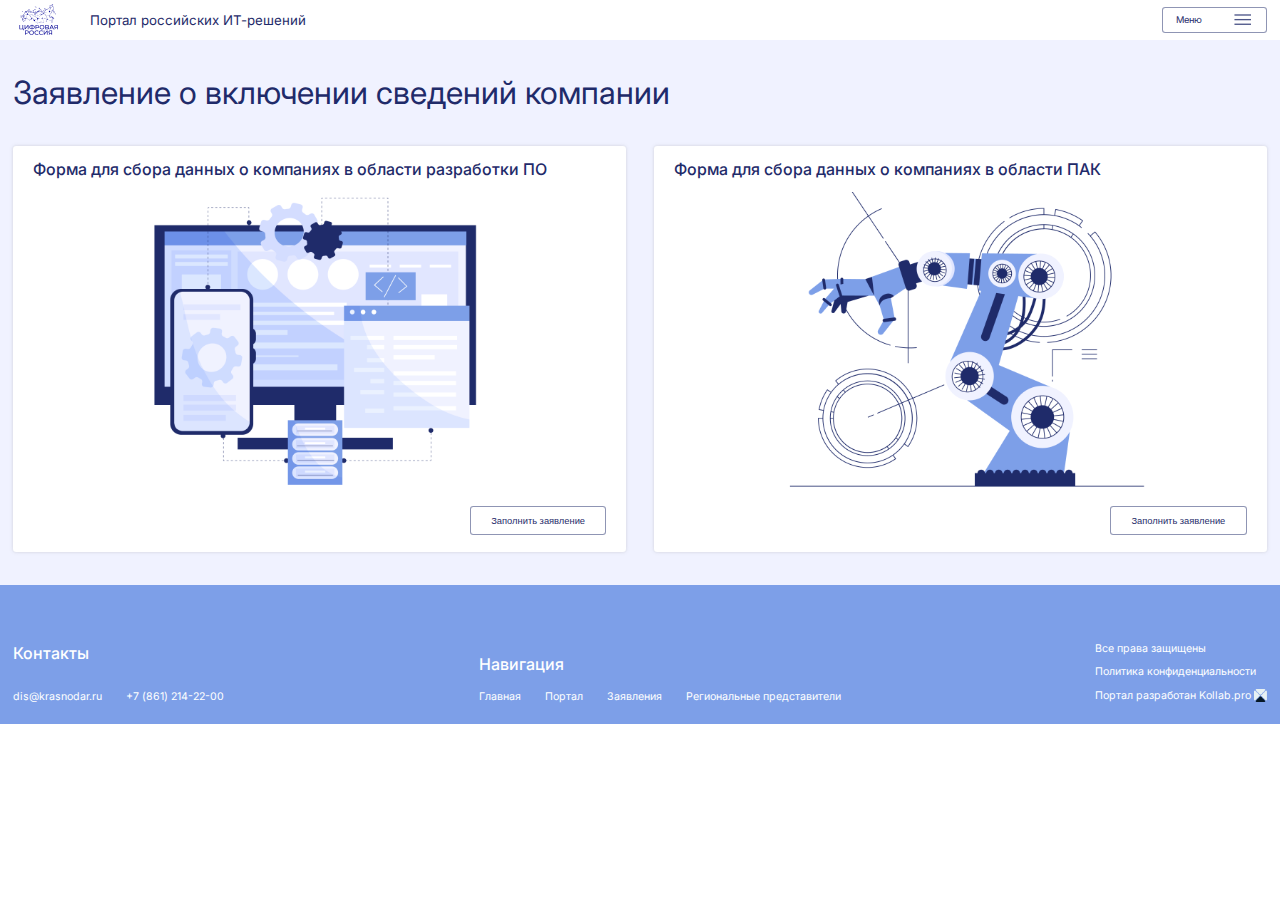
<file: app/templates/addapplications.html>
<!DOCTYPE html>
<html lang="en">

<head>
    <link rel="icon" type="image/svg+xml" href="../static/images/logoDR.svg">
    <meta charset="UTF-8">
    <meta name="viewport" content="width=device-width, initial-scale=1.0">
    <meta name="referrer" content="no-referrer" />
    <!--Этот элемент определяет параметры отображения на мобильных устройствах width=device-width указывает, что ширина страницы должна соответствовать ширине устройства, а initial-scale=1.0 задает начальный масштаб отображения-->
    <link rel="preconnect" href="https://fonts.googleapis.com">
    <link rel="preconnect" href="https://fonts.gstatic.com" crossorigin>
    <link href="https://fonts.googleapis.com/css2?family=Inter&display=swap" rel="stylesheet">
    <title>Заявление о включении сведений компании</title>
    <link rel="stylesheet" href="../static/css/style2.css"> <!--ИЗМЕНЕНО-->
    <script type="text/javascript" src="../static/js/script.js"></script> <!--ИЗМЕНЕНО-->
    
    <!-- Yandex.Metrika counter -->
<script type="text/javascript" >
   (function(m,e,t,r,i,k,a){m[i]=m[i]function(){(m[i].a=m[i].a[]).push(arguments)};
   m[i].l=1*new Date();
   for (var j = 0; j < document.scripts.length; j++) {if (document.scripts[j].src === r) { return; }}
   k=e.createElement(t),a=e.getElementsByTagName(t)[0],k.async=1,k.src=r,a.parentNode.insertBefore(k,a)})
   (window, document, "script", "https://mc.yandex.ru/metrika/tag.js", "ym");

   ym(99199811, "init", {
        clickmap:true,
        trackLinks:true,
        accurateTrackBounce:true,
        webvisor:true
   });
</script>
<noscript><div><img src="https://mc.yandex.ru/watch/99199811" style="position:absolute; left:-9999px;" alt="" /></div></noscript>
<!-- /Yandex.Metrika counter -->
</head>

<body style="margin:0;">

    <div class="header-line-main"> <!--Шапка с менюшкой -->
        <div class="name" style="display: flex; align-items: center;">
            <img onclick="window.location.href='/'" src="../static/images/logoDR.svg" style="width: 4vw; margin-right: 2vw; cursor: pointer;">
            <p style="font-size: 1.04vw; cursor: default;" onclick="window.location.href='/'">Портал российских ИТ-решений</p>
        </div>

        <!-- <p style="cursor: default; color:red; position: absolute; right: 11vw; font-size: 0.73vw;">Внимание! Портал находится в тестовом режиме.</p> -->

        <button id="myButton-burger-menu" onclick="myFunctionForMyButtonMenu(event)"
            style=" display: flex; margin-left: 22vw; align-items: center; margin-right: 0vw; cursor: pointer;">
            Меню
            <svg style="margin-left: 2.4vw;" xmlns="http://www.w3.org/2000/svg" width="1.52vw" height="0.88vw"
                viewBox="0 0 25 17" fill="none">
                <rect y="0.5" width="25" height="2" fill="#1F2B6A" fill-opacity="0.8" />
                <rect y="7.5" width="25" height="2" fill="#1F2B6A" fill-opacity="0.8" />
                <rect y="14.5" width="25" height="2" fill="#1F2B6A" fill-opacity="0.8" />
            </svg>
        </button>
    </div>

    <div id="burger-menu" class="burger-menu" style="display: none;">
        <p style="font-size: 0.83vw; cursor: default;">Петров А.В</p> <!--Динамические данные-->
        <a href="/" class="menu-burger-item">Главная</a>
        <a href="/map" class="menu-burger-item">Портал</a>
        <a href="/#news" class="menu-burger-item">Новости</a>
        <a href="/application" class="menu-burger-item" style="color: rgba(31, 43, 106, 0.5);">Заявления</a>
        <a href="/region-contacts" class="menu-burger-item">Региональные представители</a>
        <form method="post" action="/logout">
            <button type="submit" class="menu-burger-item" style="color: red; background: none; border: none; padding: 0; cursor: pointer;">
                Выйти
            </button>
        </form>
    </div>

    <div class="str-app"> <!--Целиком страница-->
        <h1 style="font-size: 2.5vw; font-weight: 400; margin: 0vw; cursor: default;">Заявление о включении сведений компании</h1>
        <div class="app-countainer" style="display: flex; justify-content: space-between;">
            <div class="app-cards" style="width: 47.9vw; cursor: default;">
                <h2 style="font-weight: 500;">Форма для сбора данных о компаниях в области разработки ПО</h2>
                <img src="../static/images/PO.png">
                <form action="/application/new/applicaton-software">
                    <button class="white-button" style="cursor: pointer;">Заполнить заявление</button>
                </form>
            </div>
            <div class="app-cards" style="width: 47.9vw;">
                <h2 style="font-weight: 500;">Форма для сбора данных о компаниях в области ПАК</h2>
                <img src="../static/images/PAK.png">
                <form action="/application/new/applicaton-hardware">
                    <button class="white-button" style="cursor: pointer;">Заполнить заявление</button>
                </form>
            </div>
        </div>
    </div>
    <div class="footer" style="display: flex; justify-content: space-between; align-items: center;">
        <div>
            <h3 style="cursor: default;">Контакты</h3>
            <div style="display: flex; cursor: default;">
                <p>dis@krasnodar.ru</p>
                <p style="margin-left: 1.875vw;">+7 (861) 214-22-00</p>
                <!-- <p style="margin-left: 1.875vw;">+7 999 999-99-99</p> -->
            </div>
        </div>
        <div>
            <h3 style="cursor: default;">Навигация</h3>
            <div class="mini-menu" style="display: flex;">
                <a href="/">Главная</a>
                <a href="/map" style="margin-left: 1.875vw;">Портал</a>
                <a href="/application" style="margin-left: 1.875vw;">Заявления</a>
                <a href="/region-contacts" style="margin-left: 1.875vw;" id="regpredstaviteli">Региональные представители</a>
            </div>
        </div>
        <div>
            <p style="margin-top: 2.66vw; cursor: default;">Все права защищены</p>
            <p><a href="/privacy-policy">Политика конфиденциальности</a></p>
            <a href="https://kollab.pro/" target="_blank" style="display: flex; align-items: center; text-decoration: none; cursor: pointer;">
                <p style="margin: 0vw; margin-right: 0.26vw; color: inherit;">Портал разработан Kollab.pro</p>
                <img src="../static/images/kollab.png" alt="Логотип">
            </a>
        </div>
    </div>
</body>
</file>
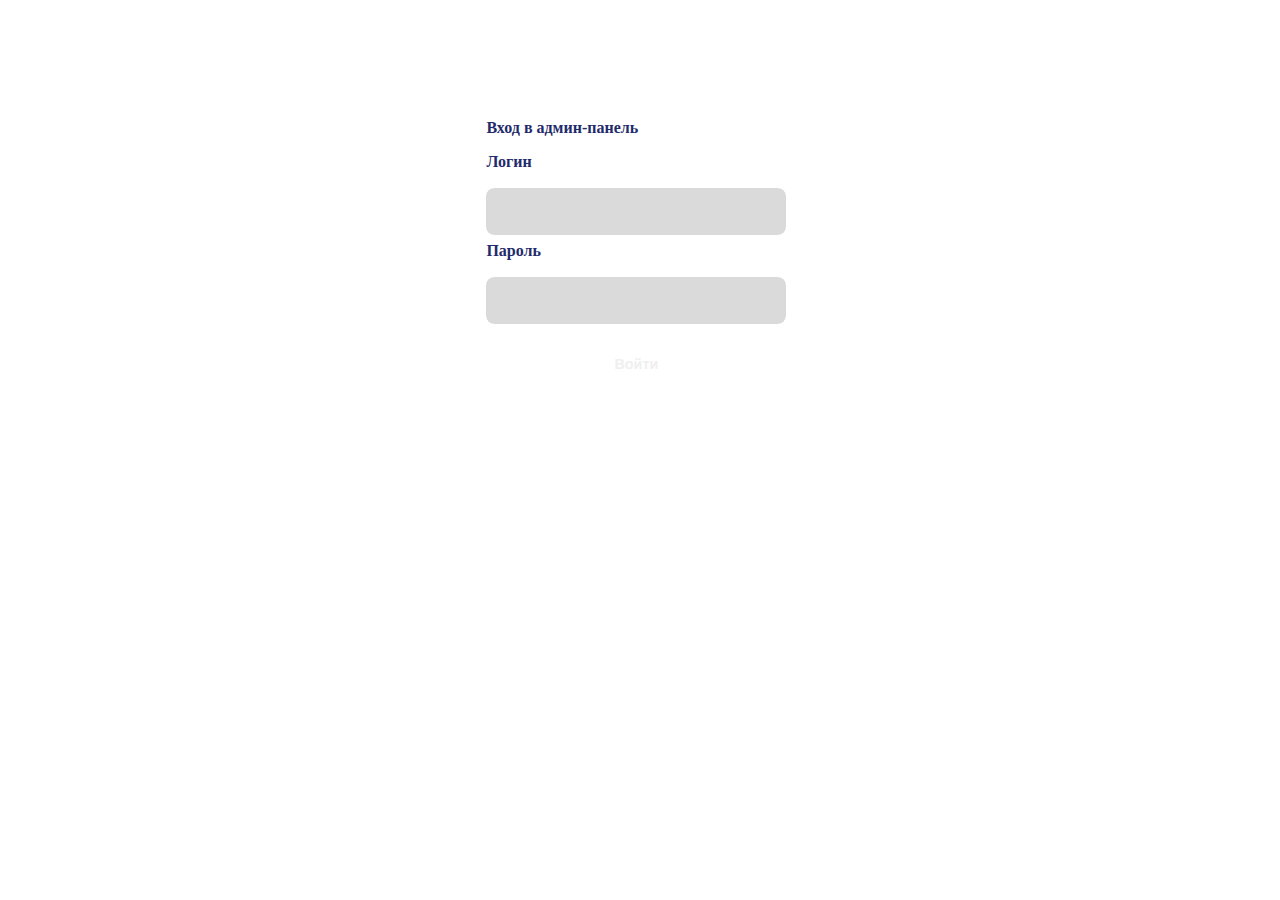
<file: app/templates/admin.html>
<!DOCTYPE html>
<html lang="en">

<head>
    <link rel="icon" type="image/svg+xml" href="../static/images/logoDR.svg">
    <meta charset="UTF-8">
    <meta name="viewport" content="width=device-width, initial-scale=1.0">
    <meta name="referrer" content="no-referrer" />
    <!--Этот элемент определяет параметры отображения на мобильных устройствах width=device-width указывает, что ширина страницы должна соответствовать ширине устройства, а initial-scale=1.0 задает начальный масштаб отображения-->
    <link rel="preconnect" href="https://fonts.googleapis.com">
    <link rel="preconnect" href="https://fonts.gstatic.com" crossorigin>
    <link href="https://fonts.googleapis.com/css2?family=Inter&display=swap" rel="stylesheet">
    <title>Авторизация</title>
    <link rel="stylesheet" href="../static/css/style2.css"> <!--ИЗМЕНЕНО-->
    <script type="text/javascript" src="../static/js/script-admin.js"></script> <!--ИЗМЕНЕНО-->

</head>

<body style="margin:0;">
    <form class="form" id="loginForm">
        <span class="label">Вход в админ-панель</span>
        <span class="input-span">
            <label for="email" class="label">Логин</label>
            <input type="email" name="email" id="email" required />
        </span>
        <span class="input-span">
            <label for="password" class="label">Пароль</label>
            <input type="password" name="password" id="password" required />
        </span>

        <input class="submit" type="submit" value="Войти" />
    </form>
</body>
</file>
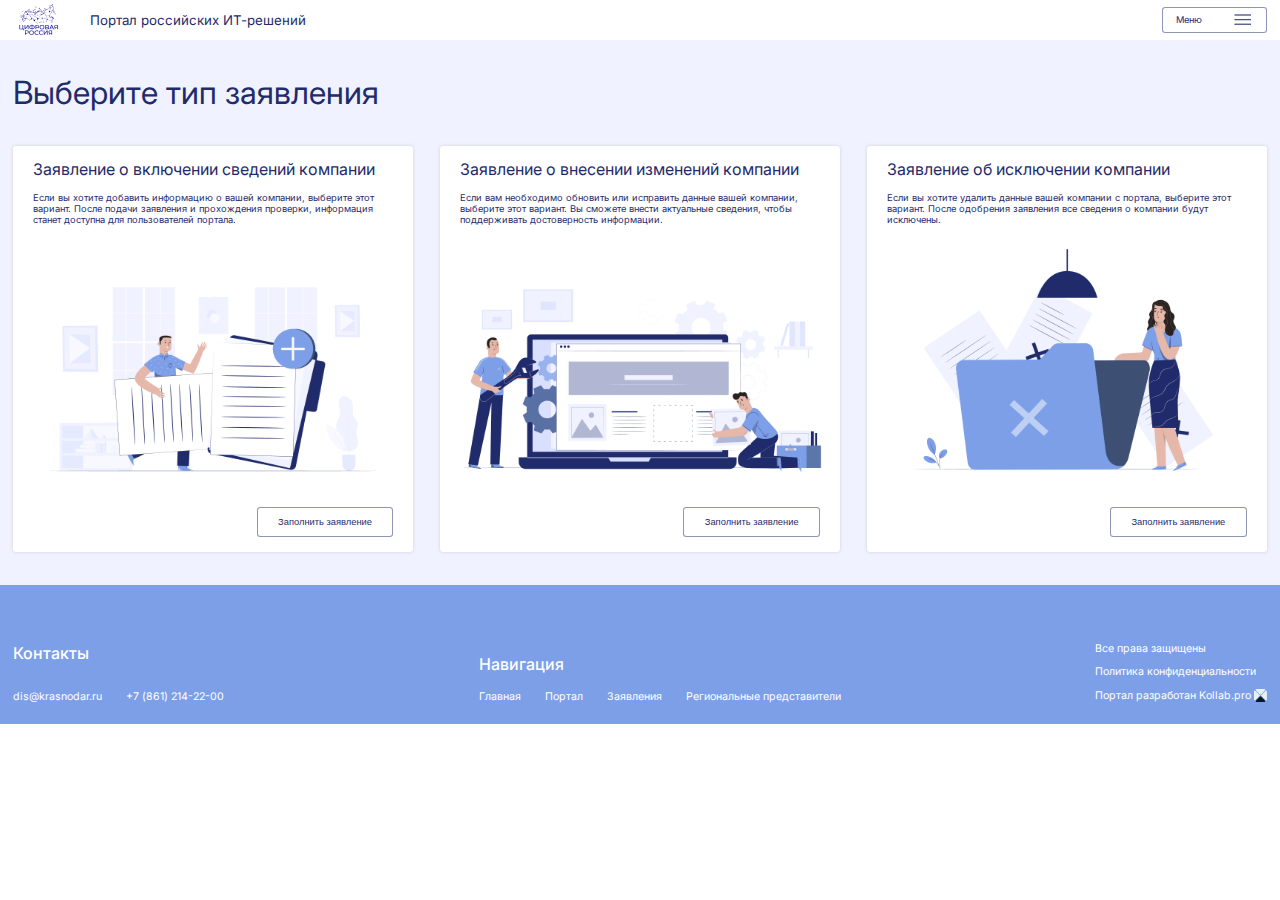
<file: app/templates/applications.html>
<!DOCTYPE html>
<html lang="en">

<head>
    <link rel="icon" type="image/svg+xml" href="../static/images/logoDR.svg">
    <meta charset="UTF-8">
    <meta name="viewport" content="width=device-width, initial-scale=1.0">
    <meta name="referrer" content="no-referrer" />
    <!--Этот элемент определяет параметры отображения на мобильных устройствах width=device-width указывает, что ширина страницы должна соответствовать ширине устройства, а initial-scale=1.0 задает начальный масштаб отображения-->
    <link rel="preconnect" href="https://fonts.googleapis.com">
    <link rel="preconnect" href="https://fonts.gstatic.com" crossorigin>
    <link href="https://fonts.googleapis.com/css2?family=Inter&display=swap" rel="stylesheet">
    <title>Формы заявлений для компаний</title>
    <link rel="stylesheet" href="../static/css/style2.css"> <!--ИЗМЕНЕНО-->
    <script type="text/javascript" src="../static/js/script.js"></script> <!--ИЗМЕНЕНО-->

    <!-- Yandex.Metrika counter -->
    <script type="text/javascript">
        (function (m, e, t, r, i, k, a) {
            m[i] = m[i]function() { (m[i].a = m[i].a[]).push(arguments) };
            m[i].l = 1 * new Date();
            for (var j = 0; j < document.scripts.length; j++) { if (document.scripts[j].src === r) { return; } }
            k = e.createElement(t), a = e.getElementsByTagName(t)[0], k.async = 1, k.src = r, a.parentNode.insertBefore(k, a)
        })
            (window, document, "script", "https://mc.yandex.ru/metrika/tag.js", "ym");

        ym(99199811, "init", {
            clickmap: true,
            trackLinks: true,
            accurateTrackBounce: true,
            webvisor: true
        });
    </script>
    <noscript>
        <div><img src="https://mc.yandex.ru/watch/99199811" style="position:absolute; left:-9999px;" alt="" /></div>
    </noscript>
    <!-- /Yandex.Metrika counter -->
</head>



<body style="margin:0;">

    <div class="header-line-main"> <!--Шапка с менюшкой -->
        <div class="name" style="display: flex; align-items: center;">
            <img onclick="window.location.href='/'" src="../static/images/logoDR.svg" style="width: 4vw; margin-right: 2vw; cursor: pointer;">
            <p style="font-size: 1.04vw; cursor: default;" onclick="window.location.href='/'">Портал российских ИТ-решений</p>
        </div>

        <!--<p style=" cursor: default; color:red; position: absolute; right: 11vw; font-size: 0.73vw;">Внимание! Портал
            находится в тестовом режиме.</p>-->

        <button id="myButton-burger-menu" onclick="myFunctionForMyButtonMenu(event)"
            style=" display: flex; margin-left: 22vw; align-items: center; margin-right: 0vw; cursor: pointer;">
            Меню
            <svg style="margin-left: 2.4vw;" xmlns="http://www.w3.org/2000/svg" width="1.52vw" height="0.88vw"
                viewBox="0 0 25 17" fill="none">
                <rect y="0.5" width="25" height="2" fill="#1F2B6A" fill-opacity="0.8" />
                <rect y="7.5" width="25" height="2" fill="#1F2B6A" fill-opacity="0.8" />
                <rect y="14.5" width="25" height="2" fill="#1F2B6A" fill-opacity="0.8" />
            </svg>
        </button>
    </div>

    <div id="burger-menu" class="burger-menu" style="display: none;">
        <p style="font-size: 0.83vw; cursor: default;">Петров А.В</p> <!--Динамические данные-->
        <a href="/" class="menu-burger-item">Главная</a>
        <a href="/map" class="menu-burger-item">Портал</a>
        <a href="/#news" class="menu-burger-item">Новости</a>
        <a href="" class="menu-burger-item" style="color: rgba(31, 43, 106, 0.5);">Заявления</a>
        <a href="/region-contacts" class="menu-burger-item">Региональные представители</a>
        <form method="post" action="/logout">
            <button type="submit" class="menu-burger-item" style="color: red; background: none; border: none; padding: 0; cursor: pointer;">
                Выйти
            </button>
        </form>
    </div>

    <div class="str-app"> <!--Целиком страница-->
        <h1 style="font-size: 2.5vw; font-weight: 400; margin: 0vw; cursor: default;">Выберите тип заявления</h1>
        <div class="app-countainer" style="display: flex; justify-content: space-between; cursor: default;">
            <div class="app-cards">
                <h2>Заявление о включении сведений компании</h2>
                <p>Если вы хотите добавить информацию о вашей компании, выберите этот вариант. После подачи заявления
                    и прохождения проверки, информация станет доступна для пользователей портала.</p>
                <img src="../static/images/image1app.png">
                <button class="white-button" style="cursor: pointer;"
                    onclick="window.location.href='/application/new'">Заполнить заявление</button>
            </div>
            <div class="app-cards">
                <h2>Заявление о внесении изменений компании</h2>
                <p>Если вам необходимо обновить или исправить данные вашей компании, выберите этот вариант. Вы сможете
                    внести актуальные сведения, чтобы поддерживать достоверность информации.</p>
                <img src="../static/images/image2app.png">
                <button class="white-button" style="cursor: pointer;"
                    onclick="window.location.href='/application/update'">Заполнить заявление</button>
            </div>
            <div class="app-cards">
                <h2>Заявление об исключении компании</h2>
                <p>Если вы хотите удалить данные вашей компании с портала, выберите этот вариант. После одобрения
                    заявления все сведения о компании будут исключены.</p>
                <img src="../static/images/image3app.png">
                <button class="white-button" style="cursor: pointer;"
                    onclick="window.location.href='/application/delete'">Заполнить заявление</button>
            </div>
        </div>
    </div>
    <div class="footer" style="display: flex; justify-content: space-between; align-items: center;">
        <div>
            <h3 style="cursor: default;">Контакты</h3>
            <div style="display: flex; cursor: default;">
                <p>dis@krasnodar.ru</p>
                <p style="margin-left: 1.875vw;">+7 (861) 214-22-00</p>
                <!-- <p style="margin-left: 1.875vw;">+7 999 999-99-99</p> -->
            </div>
        </div>
        <div>
            <h3 style="cursor: default;">Навигация</h3>
            <div class="mini-menu" style="display: flex;">
                <a href="/">Главная</a>
                <a href="/map" style="margin-left: 1.875vw;">Портал</a>
                <a href="" style="margin-left: 1.875vw;">Заявления</a>
                <a href="/region-contacts" style="margin-left: 1.875vw;" id="regpredstaviteli">Региональные
                    представители</a>
            </div>
        </div>
        <div>
            <p style="margin-top: 2.66vw; cursor: default;">Все права защищены</p>
            <p><a href="/privacy-policy">Политика конфиденциальности</a></p>
            <a href="https://kollab.pro/" target="_blank" style="display: flex; align-items: center; text-decoration: none; cursor: pointer;">
                <p style="margin: 0vw; margin-right: 0.26vw; color: inherit;">Портал разработан Kollab.pro</p>
                <img src="../static/images/kollab.png" alt="Логотип">
            </a>
        </div>
    </div>
</body>
</file>
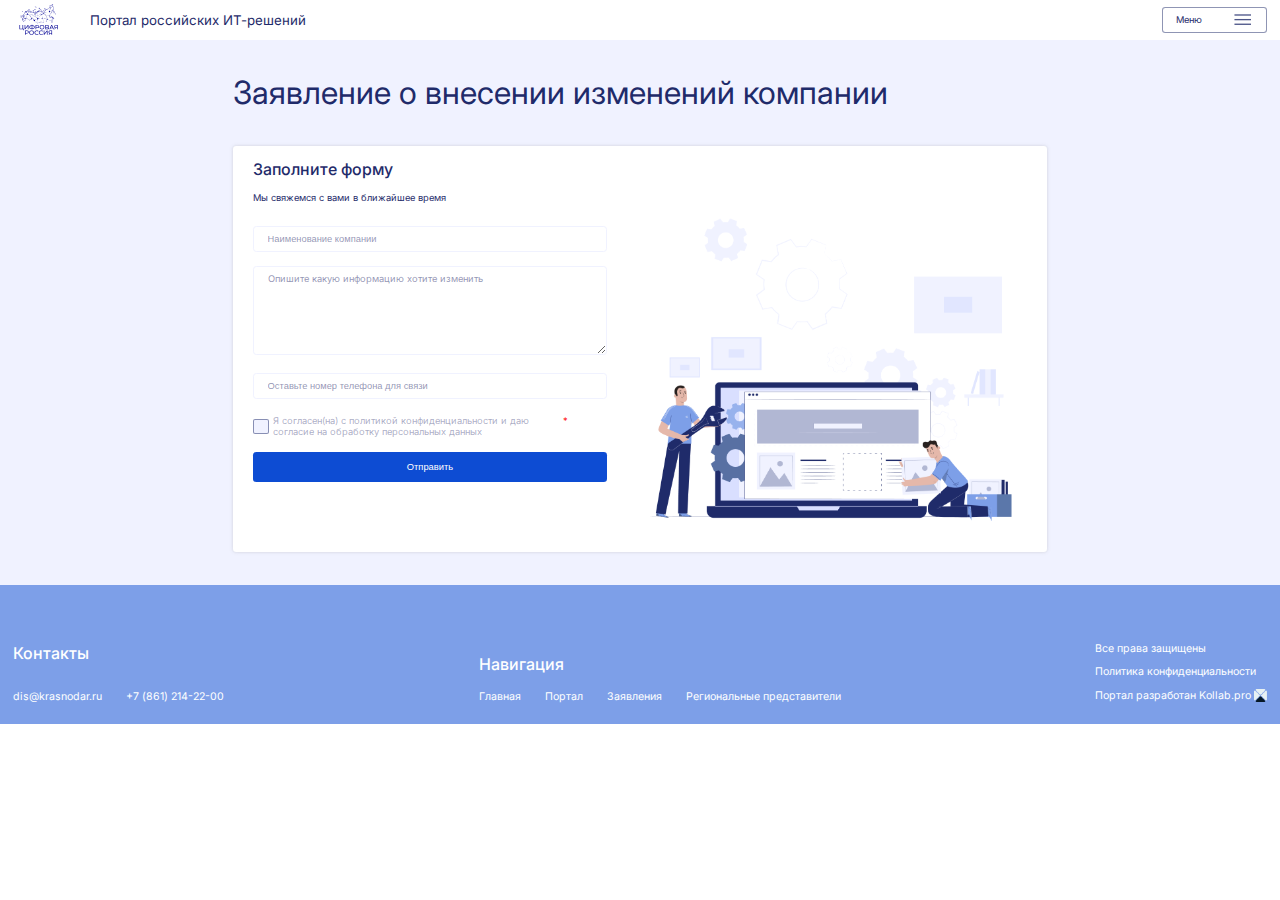
<file: app/templates/changes.html>
<!DOCTYPE html>
<html lang="en">

<head>
    <link rel="icon" type="image/svg+xml" href="../static/images/logoDR.svg">
    <meta charset="UTF-8">
    <meta name="viewport" content="width=device-width, initial-scale=1.0">
    <meta name="referrer" content="no-referrer" />
    <!--Этот элемент определяет параметры отображения на мобильных устройствах width=device-width указывает, что ширина страницы должна соответствовать ширине устройства, а initial-scale=1.0 задает начальный масштаб отображения-->
    <link rel="preconnect" href="https://fonts.googleapis.com">
    <link rel="preconnect" href="https://fonts.gstatic.com" crossorigin>
    <link href="https://fonts.googleapis.com/css2?family=Inter&display=swap" rel="stylesheet">
    <title>Заявление о внесении изменений компании</title>
    <link rel="stylesheet" href="../static/css/style2.css"> <!--ИЗМЕНЕНО-->
    <script type="text/javascript" src="../static/js/script.js"></script> <!--ИЗМЕНЕНО-->
    
    <!-- Yandex.Metrika counter -->
<script type="text/javascript" >
   (function(m,e,t,r,i,k,a){m[i]=m[i]function(){(m[i].a=m[i].a[]).push(arguments)};
   m[i].l=1*new Date();
   for (var j = 0; j < document.scripts.length; j++) {if (document.scripts[j].src === r) { return; }}
   k=e.createElement(t),a=e.getElementsByTagName(t)[0],k.async=1,k.src=r,a.parentNode.insertBefore(k,a)})
   (window, document, "script", "https://mc.yandex.ru/metrika/tag.js", "ym");

   ym(99199811, "init", {
        clickmap:true,
        trackLinks:true,
        accurateTrackBounce:true,
        webvisor:true
   });
</script>
<noscript><div><img src="https://mc.yandex.ru/watch/99199811" style="position:absolute; left:-9999px;" alt="" /></div></noscript>
<!-- /Yandex.Metrika counter -->
</head>

<style>
    @media (max-width: 450px) {
    .str-name-apps{
        width: auto !important;
    }
}
</style>

<body style="margin:0;">

    <div class="header-line-main"> <!--Шапка с менюшкой -->
       <div class="name" style="display: flex; align-items: center;">
            <img onclick="window.location.href='/'" src="../static/images/logoDR.svg" style="width: 4vw; margin-right: 2vw; cursor: pointer;">
            <p style="font-size: 1.04vw; cursor: default;" onclick="window.location.href='/'">Портал российских ИТ-решений</p>
        </div>

        <!--<p style="cursor: default; color:red; position: absolute; right: 11vw; font-size: 0.73vw;">Внимание! Портал находится в тестовом режиме.</p>-->

        <button id="myButton-burger-menu" onclick="myFunctionForMyButtonMenu(event)"
            style=" display: flex; margin-left: 22vw; align-items: center; margin-right: 0vw; cursor: pointer;">
            Меню
            <svg style="margin-left: 2.4vw;" xmlns="http://www.w3.org/2000/svg" width="1.52vw" height="0.88vw"
                viewBox="0 0 25 17" fill="none">
                <rect y="0.5" width="25" height="2" fill="#1F2B6A" fill-opacity="0.8" />
                <rect y="7.5" width="25" height="2" fill="#1F2B6A" fill-opacity="0.8" />
                <rect y="14.5" width="25" height="2" fill="#1F2B6A" fill-opacity="0.8" />
            </svg>
        </button>
    </div>

    <div id="burger-menu" class="burger-menu" style="display: none;">
        <p style="font-size: 0.83vw; cursor: default;">Петров А.В</p> <!--Динамические данные-->
        <a href="/" class="menu-burger-item">Главная</a>
        <a href="/map" class="menu-burger-item">Портал</a>
        <a href="/#news" class="menu-burger-item">Новости</a>
        <a href="/application" class="menu-burger-item" style="color: rgba(31, 43, 106, 0.5);">Заявления</a>
        <a href="/region-contacts" class="menu-burger-item">Региональные представители</a>
        <form method="post" action="/logout">
            <button type="submit" class="menu-burger-item" style="color: red; background: none; border: none; padding: 0; cursor: pointer;">
                Выйти
            </button>
        </form>
    </div>

    <!-- Модальное окно -->
    <div id="modal" class="modal" onclick="closeModal(event)">
        <div class="modal-content">
            <div id="close" onclick="closeModalPopApp(event)">
                <svg style="float: right;" xmlns="http://www.w3.org/2000/svg" width="1.25vw" height="1.25vw"
                    viewBox="0 0 24 24" fill="none">
                    <path d="M1.78516 22.2134L22.9984 1.00018" stroke="#383874" stroke-width="2"
                        stroke-linecap="round" />
                    <path d="M1.78516 1.21338L22.9984 22.4266" stroke="#383874" stroke-width="2"
                        stroke-linecap="round" />
                </svg>
            </div>
            <p>Спасибо! <br> Заявление успешно отправлено</p>
            <form action="/">
                <button class="blue-button">
                    На главную
                </button>
            </form>
        </div>
    </div>

    <div class="str-app"> <!--Целиком страница-->
        <div style="display: flex; justify-content: center; ">
                <h1 class="str-name-apps" style="font-size: 2.5vw; font-weight: 400; margin-bottom: 0; margin-top: 0; cursor: default;width: 63.54vw;">
                    Заявление о внесении изменений компании</h1>
        </div>
        <div style="display: flex; justify-content: center; cursor: default;">
            <div class="app-card" style="width: 60.42vw; display: flex;">
                <div>
                    <h2 style="font-weight: 500;">Заполните форму</h2>
                    <p>Мы свяжемся с вами в ближайшее время </p>
                    <input type="text" id="companyName" class="report-input" style="width: 27.6vw;"
                        placeholder="Наименование компании">
                    <p id="CompanyNameError" class="error-message" style="color: red; display: none; margin: 0;"></p>
                    <textarea placeholder="Опишите какую информацию хотите изменить" class="report-input big-input"
                        style=" resize: vertical; width: 27.6vw; padding-top: 0.5vw; font-family: Inter, sans-serif; color: rgba(31, 43, 106, 1);height: 7vw;"
                        name="Опишите какую информацию хотите изменить" required></textarea>
                    <p id="ProblemError" class="error-message" style="color: red; display: none; margin: 0;"></p>
                    <input type="text" id="phone" class="report-input" style="width: 27.6vw;"
                        placeholder="Оставьте номер телефона для связи">
                    <p id="PhoneError" class="error-message" style="color: red; display: none; margin: 0;"></p>
                    <div class="checkbox">
                        <div class="">
                            <input type="checkbox" id="agree" name="agree" />
                            <label for="agree" style="display: flex; width: 23vw;">Я согласен(на) с политикой
                                конфиденциальности и даю согласие на
                                обработку персональных данных<span style="color: red;">*</span></label>
                        </div>
                    </div>
                    <p id="PolicyError" class="error-message" style="color: red; display: none; margin: 0;"></p>
                    <div style="display: flex; justify-content: flex-start;">
                        <button class="blue-button" style="cursor: pointer;" 
                            onclick="submitApplicationChange()">Отправить</button>
                    </div>
                </div>
                <img style="width: 30.16vw;" src="../static/images/image4app.png">
            </div>
        </div>
    </div>
    <div class="footer" style="display: flex; justify-content: space-between; align-items: center;">
        <div>
            <h3 style="cursor: default;">Контакты</h3>
            <div style="display: flex; cursor: default;">
                <p>dis@krasnodar.ru</p>
                <p style="margin-left: 1.875vw;">+7 (861) 214-22-00</p>
                <!-- <p style="margin-left: 1.875vw;">+7 999 999-99-99</p> -->
            </div>
        </div>
        <div>
            <h3 style="cursor: default;">Навигация</h3>
            <div class="mini-menu" style="display: flex;">
                <a href="/">Главная</a>
                <a href="/map" style="margin-left: 1.875vw;">Портал</a>
                <a href="/application" style="margin-left: 1.875vw;">Заявления</a>
                <a href="/region-contacts" style="margin-left: 1.875vw;" id="regpredstaviteli">Региональные представители</a>
            </div>
        </div>
        <div>
            <p style="margin-top: 2.66vw; cursor: default;">Все права защищены</p>
            <p><a href="/privacy-policy">Политика конфиденциальности</a></p>
            <a href="https://kollab.pro/" target="_blank" style="display: flex; align-items: center; text-decoration: none; cursor: pointer;">
                <p style="margin: 0vw; margin-right: 0.26vw; color: inherit;">Портал разработан Kollab.pro</p>
                <img src="../static/images/kollab.png" alt="Логотип">
            </a>
        </div>
    </div>
</body>
</file>
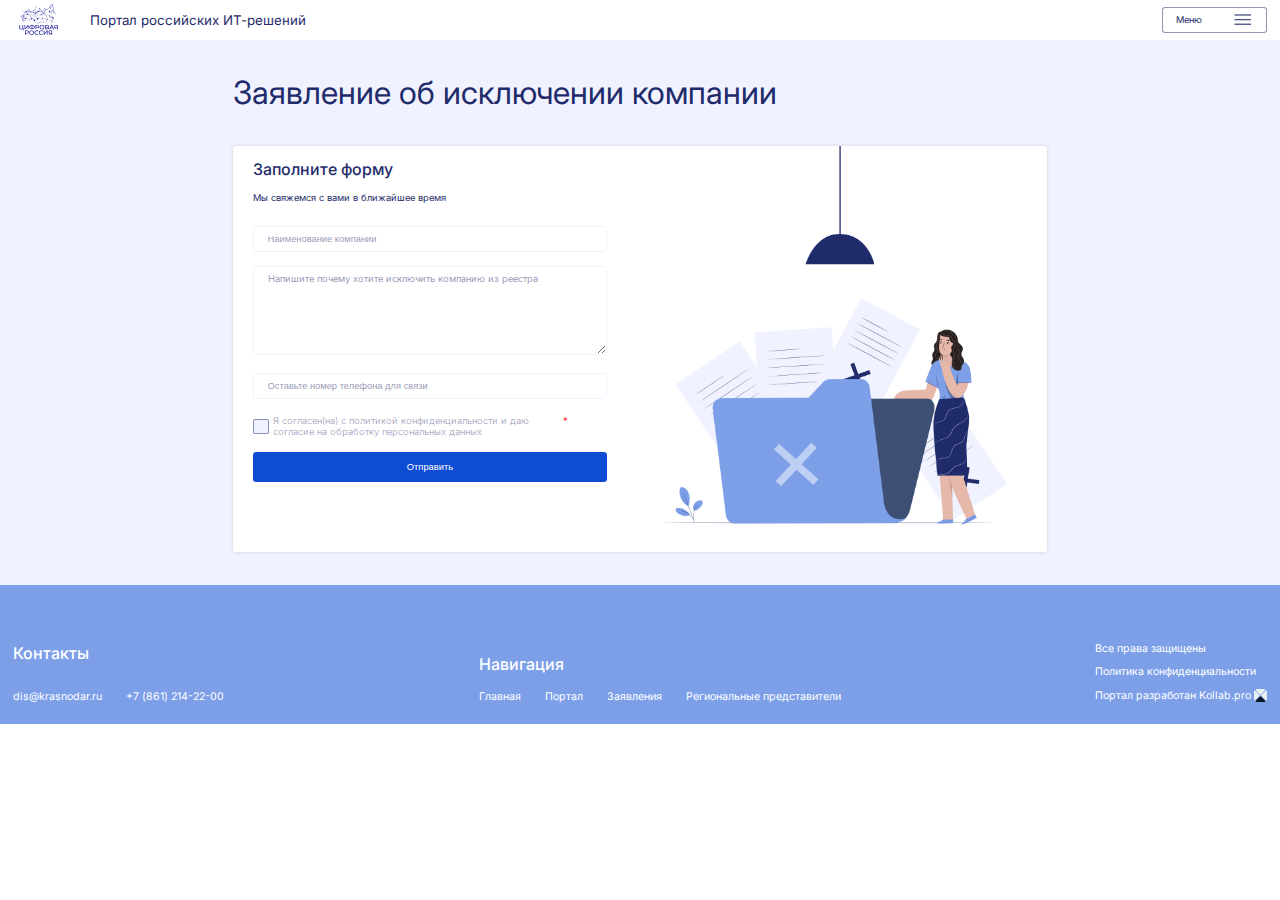
<file: app/templates/exclude.html>
<!DOCTYPE html>
<html lang="en">

<head>
    <link rel="icon" type="image/svg+xml" href="../static/images/logoDR.svg">
    <meta charset="UTF-8">
    <meta name="viewport" content="width=device-width, initial-scale=1.0">
    <meta name="referrer" content="no-referrer" />
    <!--Этот элемент определяет параметры отображения на мобильных устройствах width=device-width указывает, что ширина страницы должна соответствовать ширине устройства, а initial-scale=1.0 задает начальный масштаб отображения-->
    <link rel="preconnect" href="https://fonts.googleapis.com">
    <link rel="preconnect" href="https://fonts.gstatic.com" crossorigin>
    <link href="https://fonts.googleapis.com/css2?family=Inter&display=swap" rel="stylesheet">
    <title>Заявление об исключении компании</title>
    <link rel="stylesheet" href="../static/css/style2.css"> <!--ИЗМЕНЕНО-->
    <script type="text/javascript" src="../static/js/script.js"></script> <!--ИЗМЕНЕНО-->
    
    <!-- Yandex.Metrika counter -->
<script type="text/javascript" >
   (function(m,e,t,r,i,k,a){m[i]=m[i]function(){(m[i].a=m[i].a[]).push(arguments)};
   m[i].l=1*new Date();
   for (var j = 0; j < document.scripts.length; j++) {if (document.scripts[j].src === r) { return; }}
   k=e.createElement(t),a=e.getElementsByTagName(t)[0],k.async=1,k.src=r,a.parentNode.insertBefore(k,a)})
   (window, document, "script", "https://mc.yandex.ru/metrika/tag.js", "ym");

   ym(99199811, "init", {
        clickmap:true,
        trackLinks:true,
        accurateTrackBounce:true,
        webvisor:true
   });
</script>
<noscript><div><img src="https://mc.yandex.ru/watch/99199811" style="position:absolute; left:-9999px;" alt="" /></div></noscript>
<!-- /Yandex.Metrika counter -->
</head>

<body style="margin:0;">

    <div class="header-line-main"> <!--Шапка с менюшкой -->
        <div class="name" style="display: flex; align-items: center;">
            <img onclick="window.location.href='/'" src="../static/images/logoDR.svg" style="width: 4vw; margin-right: 2vw; cursor: pointer;">
            <p style="font-size: 1.04vw; cursor: default;" onclick="window.location.href='/'">Портал российских ИТ-решений</p>
        </div>

        <!--<p style="cursor: default; color:red; position: absolute; right: 11vw; font-size: 0.73vw;">Внимание! Портал находится в тестовом режиме.</p>-->

        <button id="myButton-burger-menu" onclick="myFunctionForMyButtonMenu(event)"
            style=" display: flex; margin-left: 22vw; align-items: center; margin-right: 0vw; cursor: pointer;">
            Меню
            <svg style="margin-left: 2.4vw;" xmlns="http://www.w3.org/2000/svg" width="1.52vw" height="0.88vw"
                viewBox="0 0 25 17" fill="none">
                <rect y="0.5" width="25" height="2" fill="#1F2B6A" fill-opacity="0.8" />
                <rect y="7.5" width="25" height="2" fill="#1F2B6A" fill-opacity="0.8" />
                <rect y="14.5" width="25" height="2" fill="#1F2B6A" fill-opacity="0.8" />
            </svg>
        </button>
    </div>

    <div id="burger-menu" class="burger-menu" style="display: none;">
        <p style="font-size: 0.83vw; cursor: default;">Петров А.В</p> <!--Динамические данные-->
        <a href="/" class="menu-burger-item">Главная</a>
        <a href="/map" class="menu-burger-item">Портал</a>
        <a href="/#news" class="menu-burger-item">Новости</a>
        <a href="/application" class="menu-burger-item" style="color: rgba(31, 43, 106, 0.5);">Заявления</a>
        <a href="/region-contacts" class="menu-burger-item">Региональные представители</a>
        <form method="post" action="/logout">
            <button type="submit" class="menu-burger-item" style="color: red; background: none; border: none; padding: 0; cursor: pointer;">
                Выйти
            </button>
        </form>
    </div>

    <!-- Модальное окно -->
    <div id="modal" class="modal" onclick="closeModal(event)">
        <div class="modal-content">
            <div id="close" onclick="closeModalPopApp(event)">
                <svg style="float: right;" xmlns="http://www.w3.org/2000/svg" width="1.25vw" height="1.25vw"
                    viewBox="0 0 24 24" fill="none">
                    <path d="M1.78516 22.2134L22.9984 1.00018" stroke="#383874" stroke-width="2"
                        stroke-linecap="round" />
                    <path d="M1.78516 1.21338L22.9984 22.4266" stroke="#383874" stroke-width="2"
                        stroke-linecap="round" />
                </svg>
            </div>
            <p>Спасибо! <br> Заявление успешно отправлено</p>
            <form action="/">
                <button class="blue-button">
                    На главную
                </button>
            </form>
        </div>
    </div>

    <div class="str-app"> <!--Целиком страница-->
        <div style="display: flex; justify-content: center; ">
            <h1 class="str-name-apps" style="font-size: 2.5vw; font-weight: 400; margin-bottom: 0; margin-top: 0; cursor: default;width: 63.54vw;">
                Заявление об исключении компании</h1>
        </div>
        <div style="display: flex; justify-content: center; cursor: default;">
            <div class="app-card" style="width: 60.42vw; display: flex;">
                <div>
                    <h2 style="font-weight: 500;">Заполните форму</h2>
                    <p>Мы свяжемся с вами в ближайшее время </p>
                    <input type="text" id="companyName" class="report-input" style="width: 27.6vw;"
                        placeholder="Наименование компании">
                    <p id="CompanyNameError" class="error-message" style="color: red; display: none; margin: 0;"></p>
                    <textarea placeholder="Напишите почему хотите исключить компанию из реестра" class="report-input big-input"
                        style="resize: vertical; width: 27.6vw; padding-top: 0.5vw; font-family: Inter, sans-serif; color: rgba(31, 43, 106, 1);height: 7vw;"
                        name="Напишите почему хотите исключить компанию из реестра" required></textarea>
                    <p id="ProblemError" class="error-message" style="color: red; display: none; margin: 0;"></p>
                    <input type="text" id="phone" class="report-input" style="width: 27.6vw;"
                        placeholder="Оставьте номер телефона для связи">
                    <p id="PhoneError" class="error-message" style="color: red; display: none; margin: 0;"></p>
                    <div class="checkbox">
                        <div class="">
                            <input type="checkbox" id="agree" name="agree" />
                            <label for="agree" style="display: flex; width: 23vw;">Я согласен(на) с политикой
                                конфиденциальности и даю согласие на
                                обработку персональных данных<span style="color: red;">*</span></label>
                        </div>
                    </div>
                    <p id="PolicyError" class="error-message" style="color: red; display: none; margin: 0;"></p>
                    <div style="display: flex; justify-content: flex-start;">
                        <button class="blue-button" style="cursor: pointer;"
                            onclick="submitApplicationDelete()">Отправить</button>
                    </div>
                </div>
                <img style="width: 30.16vw;" src="../static/images/image5app.png">
            </div>
        </div>
    </div>
    <div class="footer" style="display: flex; justify-content: space-between; align-items: center;">
        <div>
            <h3 style="cursor: default;">Контакты</h3>
            <div style="display: flex; cursor: default;">
                <p>dis@krasnodar.ru</p>
                <p style="margin-left: 1.875vw;">+7 (861) 214-22-00</p>
                <!-- <p style="margin-left: 1.875vw;">+7 999 999-99-99</p> -->
            </div>
        </div>
        <div>
            <h3 style="cursor: default;">Навигация</h3>
            <div class="mini-menu" style="display: flex;">
                <a href="/">Главная</a>
                <a href="/map" style="margin-left: 1.875vw;">Портал</a>
                <a href="/application" style="margin-left: 1.875vw;">Заявления</a>
                <a href="/region-contacts" style="margin-left: 1.875vw;" id="regpredstaviteli">Региональные представители</a>
            </div>
        </div>
        <div>
            <p style="margin-top: 2.66vw; cursor: default;">Все права защищены</p>
            <p><a href="/privacy-policy">Политика конфиденциальности</a></p>
            <a href="https://kollab.pro/" target="_blank" style="display: flex; align-items: center; text-decoration: none; cursor: pointer;">
                <p style="margin: 0vw; margin-right: 0.26vw; color: inherit;">Портал разработан Kollab.pro</p>
                <img src="../static/images/kollab.png" alt="Логотип">
            </a>
        </div>
    </div>
</body>
</file>
<file: app/static/css/style2.css>
/*-----------------------------------------для главной-----------------*/

.header-line-main {
    background-color: white;

    display: flex;
    justify-content: space-between;
    align-items: center;

    height: 3.125vw;

    padding-left: 1.04vw;
    padding-right: 1.04vw;

    font-family: "Inter", sans-serif;
    color: rgba(31, 43, 106, 1);


}

.header-line-main button {

    height: 2.08vw;

    color: rgb(31 43 106 /100%);
    background-color: #FFFF;
    text-decoration: none;

    margin-right: 1.04vw;
    border: 0.078vw solid rgba(31, 43, 106, 0.5);

    border-radius: 0.26vw;
    padding: 0.74vh 0.74vh;
    padding-left: 1.04vw;
    padding-right: 1.04vw;

    font-weight: 400;
    font-size: 0.73vw;
    font-family: Inter;
    /*Доступная замена*/
}

.header-line-main button:hover {
    background-color: rgba(57, 56, 212, 1);
    border-color: rgba(57, 56, 212, 1);
    color: white;
}

.header-line-main button:hover rect {
    fill: white;
}

.str-main {
    background-color: #F0F2FF;
    padding-left: 1.042vw;
    padding-right: 1.042vw;

    font-family: "Inter", sans-serif;
    color: rgba(31, 43, 106, 1);

    padding-top: 2.6vw;

}


/* Стилизация ползунка прокрутки */
::-webkit-scrollbar {
    width: 0.36vw;
    /* Ширина ползунка */
}

::-webkit-scrollbar-track {
    background: #F0F2FF;
    /* Цвет фона трека */
    border-radius: 0.32vh;
}

::-webkit-scrollbar-thumb {
    background: #1F2B6A;
    /* Цвет ползунка */
    border-radius: 0.32vh;
}

::-webkit-scrollbar-thumb:hover {
    background: #555;
    /* Цвет ползунка при наведении */
}

.str-main h1 {
    font-size: 3.33vw;
    font-weight: 400;
    margin-top: 0vw;
    margin-bottom: 2.6vw;
    cursor: default;
}

.str-main h2 {
    padding-top: 1.56vw;
    margin-top: 0vw;

    font-size: 1.25vw;
    font-weight: 500;
}

.blockonmain {

    background-color: white;
    border-radius: 0.26vw;
    box-shadow: 0 0 0.26vw rgb(143 143 143 /35%);

    padding-left: 1.56vw;
}

.blockonmain button:hover {
    background-color: rgba(57, 56, 212, 1);
    color: white;

}

.mini-map {
    width: 47.9vw;
    height: 28.23;

    background-image: url(../images/map.png);
    background-repeat: no-repeat;
    background-size: 80%;
    background-position: center;

}

.mini-map img {
    height: 23.54vw;
}

.mini-map button {
    height: 2.14vw;
    width: 10.68vw;

    color: rgba(31, 43, 106, 1);
    background-color: #FFFF;
    text-decoration: none;

    border: 0.078vw solid rgba(31, 43, 106, 0.5);
    border-radius: 0.26vw;
    padding: 0.74vh 0.74vh;
    padding-left: 1.04vw;
    padding-right: 1.04vw;

    font-weight: 400;
    font-size: 0.73vw;
    font-family: Inter;

    margin-top: 20.6vw;
    margin-right: 1.56vw;
    float: right;
}

.active-mini-map {

    width: 47.9vw;
    height: 28.23;

    background-image: url(../images/activemap.png);
    background-repeat: no-repeat;
    background-size: 80%;
    background-position: center;

}

.active-mini-map img {
    height: 23.54vw;
}

.active-mini-map button {
    height: 2.19vw;
    width: 10.68vw;

    background-color: rgba(125, 159, 232, 1);
    border-color: rgba(125, 159, 232, 0.5);
    color: white;

    text-decoration: none;

    border: 0.078vw solid;
    border-radius: 0.26vw;
    padding: 0.74vh 0.74vh;
    padding-left: 1.04vw;
    padding-right: 1.04vw;

    font-weight: 400;
    font-size: 0.73vw;
    font-family: Inter;

    margin-top: 20.6vw;
    margin-right: 1.56vw;
    float: right;
}


.link-app {
    height: 2.08vw;

    display: flex;
    justify-content: space-between;
    align-items: center;
    margin-right: 1.5625vw;

    border: 0.052vw solid rgba(31, 43, 106, 0.5);
    border-radius: 0.26vw;

    margin-bottom: 0.52vw;
    padding-left: 1.042vw;
    padding-right: 1.042vw;

}

.link-app:hover {
    background-color: rgba(57, 56, 212, 1);
    border-color: rgba(57, 56, 212, 1);
    color: white;

}

.link-app:hover path {
    stroke: white;
}

.link-app-active {
    height: 2.08vw;

    display: flex;
    justify-content: space-between;
    align-items: center;
    margin-right: 1.5625vw;

    border: 0.052vw solid rgba(125, 159, 232, 0.5);
    border-radius: 0.26vw;

    margin-bottom: 0.52vw;
    padding-left: 1.042vw;
    padding-right: 1.042vw;

    background-color: rgba(125, 159, 232, 1);
    color: white;

}

.link-app-active:hover {
    border-color: rgba(57, 56, 212, 1);
    background-color: rgba(57, 56, 212, 1);

}

.card-inactive {
    background-color: white;
    background-size: 100% 100%;
    color: rgba(31, 43, 106, 1);

    width: 22.9vw;
    margin-left: 2.08vw;

    padding-left: 1.56vw;
    padding-right: 1.56vw;

    padding-top: 1.56vw;
    padding-bottom: 1.56vw;

    border-radius: 0.26vw;
    box-shadow: 0 0 0.26vw rgb(143 143 143 /35%);
}

.card-inactive h3 {
    font-size: 0.83vw;
    font-weight: 500;

    margin: 0vw;
}

.card-inactive p {
    font-size: 0.73vw;
    font-weight: 400;

    margin-top: 1.04vw;
}


.card {
    /* background-image: url(../images/card_background.png); */
    background-size: 100% 100%;

    height: 13vw;
    width: 22.9vw;
    margin-left: 2.08vw;

    padding-left: 1.56vw;
    padding-right: 1.56vw;

    padding-top: 1.56vw;

    border-radius: 0.26vw;
    box-shadow: 0 0 0.26vw rgb(143 143 143 /35%);

    color: white;
}

.card h3 {
    font-size: 0.83vw;
    font-weight: 500;

    margin: 0vw;
}

.card p {
    font-size: 0.73vw;
    font-weight: 400;

    margin-top: 1.04vw;
}

.news {
    width: 22.9vw;
    height: 24vw;

    margin-right: 2.08vw;

    background-color: white;

    border-radius: 0.26vw;
    box-shadow: 0 0 0.26vw rgb(143 143 143 /35%);

}

.news img {
    height: 13vw;
    width: 100%;

    object-fit: cover;

    border-radius: 0.26vw 0.26vw 0vw 0vw;

}

.news h3 {

    padding-left: 1.56vw;
    padding-right: 1.56vw;

    margin-top: 1.56vw;
    margin-bottom: 0vw;

    font-size: 0.83vw;
    font-weight: 500;
}

.news p {

    margin-top: 0.52vw;
    padding-left: 1.56vw;
    padding-right: 1.56vw;

    font-size: 0.73vw;
    font-weight: 400;
}

#news button {
    height: 2.19vw;
    width: 22.92vw;

    color: rgba(31, 43, 106, 1);
    background-color: #FFFF;

    text-decoration: none;

    border: 0.078vw solid rgba(31, 43, 106, 0.5);
    border-radius: 0.26vw;
    padding: 0.74vh 0.74vh;

    font-weight: 400;
    font-size: 0.73vw;
    font-family: Inter;

    margin-top: 1.56vw;
}

#news button:hover {
    background-color: rgba(57, 56, 212, 1);
    color: white;

}

#news-active button {
    height: 2.19vw;
    width: 22.92vw;

    background-color: rgba(125, 159, 232, 1);
    color: white;

    text-decoration: none;

    border: 0.078vw solid rgba(125, 159, 232, 1);
    border-radius: 0.26vw;
    padding: 0.74vh 0.74vh;

    font-weight: 400;
    font-size: 0.73vw;
    font-family: Inter;

    margin-top: 1.56vw;

}

#news-active button:hover {
    background-color: rgba(57, 56, 212, 1);
    border-color: rgba(57, 56, 212, 1);
    color: white;
}

.QA {
    background-color: white;
    width: 44.79vw;

    padding-left: 1.56vw;
    padding-right: 1.56vw;

    border-radius: 0.26vw;
    box-shadow: 0 0 0.26vw rgb(143 143 143 /35%);

    margin-bottom: 1.04vw;

}

.QA h3 {
    font-size: 0.83vw;
    font-weight: 500;
}

.footer {
    background-color: rgba(125, 159, 232, 1);

    padding-left: 1.042vw;
    padding-right: 1.042vw;

    font-family: "Inter", sans-serif;

    height: 10.850vw;

}

.footer img {
    width: 0.99vw;
    height: 0.99vw;
}

.footer h3 {
    font-size: 1.25vw;
    font-weight: 500;
    color: white;

    margin-top: 3.65vw;
}

.footer a {
    font-size: 0.83vw;
    font-weight: 400;
    color: white;

    text-decoration: none;
}

.footer p {
    font-size: 0.83vw;
    font-weight: 400;
    color: white;
}


/*------Для заявления------*/

.header-line-app {
    background-color: white;

    display: flex;
    justify-content: space-between;
    align-items: center;

    height: 3.125vw;

    padding-left: 1.04vw;
    padding-right: 1.04vw;

    font-family: "Inter", sans-serif;
    color: rgba(31, 43, 106, 1);


}

.header-line-app button {

    height: 2.08vw;

    color: rgb(31 43 106 /100%);
    background-color: #FFFF;
    text-decoration: none;

    margin-right: 1.04vw;
    border: 0.078vw solid rgba(31, 43, 106, 0.5);

    border-radius: 0.26vw;
    padding: 0.74vh 0.74vh;
    padding-left: 1.04vw;
    padding-right: 1.04vw;

    font-weight: 400;
    font-size: 0.73vw;
    font-family: Inter;
    /*Доступная замена*/
}

.header-line-app button:hover {
    background-color: rgba(57, 56, 212, 1);
    border-color: rgba(57, 56, 212, 1);
    color: white;
}

.header-line-app:hover rect {
    fill: white;
}


.str-app {
    background-color: rgba(240, 242, 255, 1);
    padding-left: 1.042vw;
    padding-right: 1.042vw;

    font-family: "Inter", sans-serif;
    color: rgba(31, 43, 106, 1);

    padding-top: 2.6vw;

}

.app-card {
    background-color: white;

    width: 31.25vw;
    height: 31.77vw;

    border-radius: 0.26vw;
    box-shadow: 0 0 0.26vw rgb(143 143 143 /35%);

    padding-left: 1.56vw;
    padding-right: 1.56vw;

    margin-top: 2.6vw;
    margin-bottom: 2.6vw;


}

.app-card img {
    width: 100%;
}

.app-card h2 {
    font-size: 1.25vw;
    font-weight: 400;
}

.app-card p {
    font-size: 0.73vw;
    font-weight: 400;
}

.app-card button {

    font-size: 0.73vw;
    border: 0;
    background-color: rgba(13, 76, 211, 1);
    width: 27.6vw;
    height: 2.34vw;
    color: white;
    border-radius: 0.26vw;
    margin-top: 1vw;

}

.app-cards {
    background-color: white;

    width: 31.25vw;
    height: 31.77vw;

    border-radius: 0.26vw;
    box-shadow: 0 0 0.26vw rgb(143 143 143 /35%);


    margin-top: 2.6vw;
    margin-bottom: 2.6vw;


}

.app-cards img {
    width: 100%;
}

.app-cards h2 {
    font-size: 1.25vw;
    font-weight: 400;

    padding-left: 1.56vw;
    padding-right: 1.56vw;
}

.app-cards p {
    font-size: 0.73vw;
    font-weight: 400;

    padding-left: 1.56vw;
    padding-right: 1.56vw;
}

.app-cards button {
    font-size: 0.73vw;
    background-color: white;
    height: 2.29vw;
    color: rgba(31, 43, 106, 1);
    border-radius: 0.26vw;
    border: 0.05vw solid rgba(31, 43, 106, 0.5);

    margin-right: 1.56vw;
    margin-top: 1vw;

    padding-left: 1.04vw;
    padding-right: 1.04vw;

    float: right;
}

.knopki-form {
    display: flex;
    width: 60.42vw;
    flex-direction: row-reverse;
    margin-top: 2vw;
}

.blue-button {
    width: 23.23vw;
    background-color: rgba(57, 56, 212, 1);
    color: white;
    border: 0.078vw solid rgba(57, 56, 212, 1);
    cursor: pointer;
}

.blue-button:hover {
    background-color: rgba(31, 43, 106, 1);
    border-color: rgba(31, 43, 106, 1);
}

.white-button-no-hover {
    width: 10.68vw;

    color: rgba(31, 43, 106, 1);
    background-color: #FFFF;
    border: 0.078vw solid rgba(31, 43, 106, 0.5);
}

.white-button {
    width: 10.68vw;

    color: rgba(31, 43, 106, 1);
    background-color: #FFFF;
    border: 0.078vw solid rgba(31, 43, 106, 0.5);
}

.white-button:hover {
    background-color: rgba(57, 56, 212, 1);
    border-color: rgba(57, 56, 212, 1);
    color: white;
}



.burger-menu {
    width: 13.073vw;
    height: 11.35vw;

    background-color: white;

    top: 4vw;
    right: 1.5vw;
    position: absolute;

    display: flex;
    flex-direction: column;
    justify-content: space-between;

    font-size: 0.73vw;
    font-weight: 400;
    font-family: "Inter", sans-serif;
    color: rgba(31, 43, 106, 1);

    padding-left: 1.04vw;
    padding-bottom: 1.04vw;

    border-radius: 0.26vw;
    box-shadow: 0 0 0.26vw rgb(143 143 143 /35%);

}

.burger-menu a {
    text-decoration: none;
    color: rgba(31, 43, 106, 1);
}

button.menu-burger-item {
    font-size: 0.73vw;
}


/* Медиа запрос для экранов менее 450px, но коэффициент 3.74. Мобильная версия */
@media (max-width: 450px) {

    .header-line-main {
        /* height: 64px !important; */
        height: 17.11vw !important;
    }

    #myButton-burger-menu {
        width: 31.55vw !important;
        height: 10.7vw !important;
        font-size: 3.74vw !important;
        border-radius: 1.34vw !important;
        padding-left: 5.35vw !important;
        padding-right: 5.35vw !important;
        margin-left: 15vw !important;

    }

    .myButton-enter {
        width: 31.55vw !important;
        height: 10.7vw !important;
        font-size: 3.74vw !important;
        border-radius: 1.34vw !important;
        padding-left: 5.35vw !important;
        padding-right: 5.35vw !important;
        margin-left: 15vw !important;

    }

    #myButton-burger-menu svg {
        width: 6.68vw !important;
        height: 4.28vw !important;

    }

    .header-line-main p {
        left: 6.68vw !important;
        top: 15vw !important;
        font-size: 2.67vw !important;
    }

    .name img {
        width: 17.91vw !important;

    }

    .name p {
        font-size: 3.2vw !important;

    }

    .burger-menu {
        z-index: 3;
        top: 18.5vw;
        width: 67.11vw;
        height: 58.3vw;
        font-size: 3.74vw;
        padding-left: 5.35vw;
        padding-bottom: 5.35vw;
        border-radius: 1.34vw;
    }

    button.menu-burger-item {
        font-size: 3.74vw;
    }
    .burger-menu p {
        font-size: 4.28vw !important;
    }

    .footer {
        height: 81.55vw;
        justify-content: center !important;
        align-items: flex-start !important;
        flex-direction: column !important;

    }

    .footer h3 {
        font-size: 4.28vw !important;
    }

    .footer p {
        font-size: 3.2vw !important;
    }

    .footer a {
        font-size: 3.2vw !important;
    }

    .mini-menu {
        flex-wrap: wrap;
    }


    .footer img {
        width: 5.08vw !important;
        height: 5.08vw !important;
        margin-left: 1vw;
    }


    .header-line-main p {
        left: 2.67vw !important;
        ;
    }

    .str-main h1 {

        font-size: 6.42vw !important;
        margin-left: 1.63vw !important;
        margin-right: 1.63vw !important;
        margin-top: 5.35vw !important;
        margin-bottom: 5.35vw !important;
    }

    .map-text-app {
        flex-direction: column !important;
    }

    .active-mini-map {
        height: 87.43vw !important;

    }

    .active-mini-map button {
        height: 10.16vw !important;
        width: 44.92vw !important;
        border-radius: 1.34vw !important;
        font-size: 3.2vw !important;
        margin-top: 60vw !important;
        margin-right: 5.35vw !important;
    }

    .blockonmain {
        margin-left: 0vw !important;
        margin-bottom: 5.35vw !important;
        width: 92.6vw !important;
        padding-left: 5.35vw !important;
        border-radius: 1.34vw !important;
    }

    .blockonmain h2 {
        font-size: 4.28vw !important;
        padding-top: 5.35vw;
    }

    .blockonmain p {
        font-size: 3.74vw !important;
        margin-right: 5.35vw !important;
    }

    .about {
        height: 81.55vw !important;
    }

    .app {
        height: 62.3vw !important;
    }

    .link-app-active {
        height: 10.16vw !important;
        margin-right: 5.35vw !important;
        border-radius: 1.34vw !important;
        padding-left: 2.67vw !important;
        padding-right: 2.67vw !important;
        margin-bottom: 5.35vw !important;
    }

    .link-app-active p {
        font-size: 3.2vw !important;
    }

    .link-app-active svg {
        width: 4.28vw !important;
        height: 2.67vw !important;
    }

    .aboutweb h2 {
        font-size: 4.28vw !important;

    }

    .cards {
        flex-direction: column !important;

    }

    .card {
        margin-left: 0vw;
        height: 37.43vw !important;
        width: 87vw !important;
        margin-bottom: 5.35vw;
        border-radius: 1.34vw !important;
        padding-left: 5.35vw !important;
        padding-right: 5.35vw !important;
        padding-top: 5.35vw !important;
    }

    .card h3 {
        font-size: 3.74vw !important;
        padding-bottom: 2.67vw !important;
    }

    .card p {
        font-size: 3.2vw !important;
    }

    #news {
        padding-bottom: 325vw !important;
    }

    #news h2 {
        font-size: 4.28vw !important;
    }

    .news {
        flex-direction: column !important;
        height: 105vw !important;
        width: 97.92vw !important;
        border-radius: 1.34vw !important;
        margin-left: 0vw !important;
        margin-bottom: 2.67vw !important;
    }

    .news img {
        height: 60.16vw !important;
        border-radius: 1.34vw 1.34vw 0vw 0vw !important;

    }

    .news h3 {
        padding-left: 5.35vw;
        padding-right: 5.35vw;
        margin-bottom: 4vw;
        font-size: 3.74vw;
    }

    .news p {
        padding-left: 5.35vw;
        padding-right: 5.35vw;
        font-size: 3.21vw;
    }

    .mini-map {
        height: 87.43vw !important;

    }

    .mini-map button {
        height: 10.16vw !important;
        width: 44.92vw !important;
        border-radius: 1.34vw !important;
        font-size: 3.2vw !important;
        margin-top: 60vw !important;
        margin-right: 5.35vw !important;
    }

    .link-app {
        height: 10.16vw !important;
        margin-right: 5.35vw !important;
        border-radius: 1.34vw !important;
        padding-left: 2.67vw !important;
        padding-right: 2.67vw !important;
        margin-bottom: 5.35vw !important;
    }

    .link-app p {
        font-size: 3.2vw !important;
    }

    .link-app svg {
        width: 4.28vw !important;
        height: 2.67vw !important;
    }

    .card-inactive {
        margin-left: 0vw;
        height: 37.43vw !important;
        width: 87vw !important;
        margin-bottom: 5.35vw;
        border-radius: 1.34vw !important;
        padding-left: 5.35vw !important;
        padding-right: 5.35vw !important;
        padding-top: 5.35vw !important;
    }

    .card-inactive h3 {
        font-size: 3.74vw !important;
        padding-bottom: 2.67vw !important;
    }

    .card-inactive p {
        font-size: 3.2vw !important;
    }

    .modal-content {
        width: 85vw !important;
    }

    .modal-content svg {
        width: 5.35vw !important;
        height: 5.35vw !important;
    }

    .modal-content p {
        font-size: 4.28vw !important;

    }

    .modal-content button {
        width: 72.23vw !important;
        height: 16.04vw !important;
        border-radius: 2.14vw !important;
        font-size: 3.74vw !important;

    }

    .modal-content img {
        width: 7.49vw !important;
        margin-left: 0vw !important;
        margin-right: 3.48vw !important;
    }

    .str-app {
        padding-left: 5.34vw;
        padding-right: 5.34vw;
    }

    .str-app h1 {
        font-size: 6.42vw !important;
        margin-top: 5.35vw !important;
        margin-bottom: 5.35vw !important;
    }

    .app-cards {
        width: 90vw !important;
        height: auto;
        border-radius: 1.34vw;
    }

    .app-cards h2 {
        margin-top: 5.34vw;
        font-size: 3.74vw;
        padding-left: 5.34vw;
        padding-right: 5.34vw;
    }

    .app-cards p {
        margin-top: 5.34vw;
        font-size: 3.74vw;
        padding-left: 5.34vw;
        padding-right: 5.34vw;
    }

    .app-countainer {
        flex-direction: column !important;
    }

    .app-cards button {
        width: 78.88vw;
        height: 10.7vw;
        border-radius: 1.34vw;
        font-size: 3.74vw;
        margin-bottom: 5.34vw;
        margin-right: 5.34vw;
    }

    .str-name-apps {
        width: auto !important;
    }

    .app-card {
        width: 90vw !important;
        height: auto !important;
        padding-left: 5.35vw;
        padding-right: 5.35vw;

    }

    .app-card h2 {
        font-size: 4.28vw;
    }

    .app-card p {
        font-size: 3.2vw;
    }

    .app-card img {
        display: none;
    }

    .report-input {
        width: 78.9vw !important;
        border-radius: 1.34vw !important;
        font-size: 3.2vw !important;
        height: 9.89vw !important;
        padding-left: 2.67vw !important;
        padding-right: 2.67vw !important;
        margin-top: 5.35vw !important;
    }

    .big-input {
        height: 20vw !important;
    }

    .checkbox label {
        width: 72.9vw !important;
        font-size: 2.67vw !important;
    }

    input[type="checkbox"]+label::before {
        width: 3.74vw !important;
        height: 3.74vw !important;
        border-radius: 0.54vw !important;
    }

    input[type="checkbox"]:checked+label::before {
        background-size: 3.48vw 3.48vw !important;
    }

    input[type="checkbox"]+label {
        padding-left: 5vw !important;
    }

    .checkbox {
        margin-top: 5.35vw !important;
    }

    .app-card button {
        font-size: 3.2vw !important;
        width: 78.9vw;
        height: 10.7vw;
        border-radius: 1.34vw;
        margin-top: 5.34vw;
        margin-bottom: 5.34vw;
    }

    .add-app {
        width: 90vw !important;
        padding-left: 0vw !important;
        padding-right: 0vw !important;
    }

    .content-add-app {
        margin-right: 5.35vw;
        margin-left: 5.35vw;
        margin-top: 5.35vw;
        margin-bottom: 5.35vw;
    }

    .app-card-big h2 {
        margin: 0vw !important;
        font-size: 4.28vw !important;
    }

    .Qs {
        margin-top: 5.35vw;
    }

    .Qs p {
        font-size: 3.21vw !important;
    }

    .Q {
        width: 80vw;
        margin-bottom: 5.35vw !important;
    }

    .Q p {
        font-size: 3.21vw !important;
    }

    .add {
        margin-top: 2.67vw !important;
    }

    .mini-input {
        width: 29vw !important;
    }

    .search-container {
        width: 78.9vw !important;

    }

    .search-input {
        width: 78.9vw !important;
        border-radius: 1.34vw !important;
        font-size: 3.2vw !important;
        height: 9.89vw !important;
        padding-left: 2.67vw !important;
        padding-right: 2.67vw !important;
    }

    .tag {
        font-size: 3vw !important;
    }

    .dropdown {
        height: 20vw !important;
        width: 78.6vw !important;
    }

    .dropdown ul {
        font-size: 3.21vw !important;
    }

    .knopki-form {
        width: auto;
        flex-direction: row;
    }

    .knopki-form button {
        width: 78.88vw !important;
        height: 10.7vw !important;
        border-radius: 1.34vw !important;
        font-size: 3.74vw !important;

    }

    .StrokaPoisk svg {
        right: 2vw !important;
        width: 4vw;
        height: 3vw;
        top: 4.5vw !important;
    }

    .name-container {
        width: 78.88vw !important;
    }

    .reg-container {
        width: 78.9vw !important;
        height: auto !important;
        border-radius: 1.34vw !important;
        flex-direction: column !important;
        align-items: flex-start !important;

    }

    #regions-container h2 {
        font-size: 4.29vw !important;
        margin-left: 5.35vw !important;
        width: 60vw;
    }

    #regions-container h3 {
        font-size: 3.74vw !important;
        margin-left: 5.35vw !important;
        margin-top: 0vw !important;
        margin-bottom: 0vw !important;
    }

    #regions-container p {
        font-size: 3.21vw !important;
        margin-left: 5.35vw !important;
    }

    .reg-container img {
        position: absolute !important;
        width: 6.69vw !important;
        height: 6.69vw !important;
        margin-left: 67vw !important;
        margin-top: 3vw !important;
    }

}

/* Конец стилей для мобильной версии меню, шапки и подвала */

.menu {
    display: flex;
    justify-content: center;
    text-align: center;
}

.menu-item {
    height: 2.08vw;

    color: rgb(31 43 106 /50%);
    background-color: #FFFF;
    text-decoration: none;

    margin-right: 1.04vw;
    border: 0.078vw solid #F0F2FF;
    border-radius: 0.26vw;
    padding: 0.74vh 0.74vh;
    padding-left: 1.04vw;
    padding-right: 1.04vw;

    font-weight: 400;
    font-size: 0.73vw;
    font-family: Inter;
    /*Доступная замена*/
}



.report-input {
    margin-top: 1.04vw;
    /* margin-bottom: 1.56vw; */
    border: 0.052vw solid rgba(240, 242, 255, 1);
    border-radius: 0.26vw;
    outline: none;
    /* width: 27.6vw; */
    width: 60.42vw;
    box-sizing: border-box;


    color: rgba(56, 56, 116, 1);
    font-size: 0.73vw;

    height: 2.08vw;
    padding-left: 1.04vw;
}

.report-input::placeholder {
    color: rgb(31 43 106 /50%);
    margin-top: 1vw;
}

/* Скрываем оригинальный чекбокс */
input[type="checkbox"] {
    display: none;
    order: 1;
}

/* Создаем новый квадратный чекбокс */
input[type="checkbox"]+label {
    position: relative;
    padding-left: 1.56vw;
    /* Пространство для нового чекбокса */
    cursor: pointer;
}

input[type="checkbox"]+label::before {
    content: "";
    background-color: #F0F2FF;
    position: absolute;
    left: 0;
    top: 0.5vw;
    width: 1.04vw;
    height: 1.04vw;
    border: 0.12vw solid rgba(31, 43, 106, 0.5);
    border-radius: 0.16vw;
}

/* Стилизуем чекбокс, когда он отмечен*/
input[type="checkbox"]:checked+label::before {
    background-image: url(../images/checked.svg);
    background-repeat: no-repeat;
    background-position: center;
    background-size: 0.73vw 0.73vw;
}


.checkbox label {
    order: 2;
    width: 19.53vw;
    padding: 0.2vw;
    font-size: 0.73vw;
}

.checkbox {

    color: rgb(31 43 106 /40%);
    margin-top: 1.04vw;
    /* margin-bottom: 1.56vw; */
}

/*Для нового поиска*/

.search-container {

    color: rgb(31 43 106 /40%);

    margin-top: 1.04vw;
    margin-bottom: 1.56vw;

    width: 60.42vw;


}

.search-box {
    position: relative;
    margin-top: 0.52vw;
}

/* .StrokaPoisk{
    margin-top: 3px;
    border: 0.052vw solid rgba(240, 242, 255, 1);
    border-radius: 0.26vw;
} */

.selected-tags {
    display: flex;
    flex-wrap: wrap;
    gap: 0.2vw;
}

.selected-tags .tag {
    background-color: #e0e0e0;
    border-radius: 0.16vw;
    padding: 0.2vw;
    font-size: 0.73vw;
    display: flex;
    align-items: center;
    cursor: default;
}

.selected-tags .tag::after {
    content: '×';
    margin-left: 0.26vw;
    cursor: pointer;
}

.search-input {
    margin-top: 3px;
    border: 0.052vw solid rgba(240, 242, 255, 1);
    border-radius: 0.26vw;
    outline: none;
    width: 100%;
    box-sizing: border-box;


    color: rgba(31, 43, 106, 1);
    font-size: 0.73vw;

    height: 2.08vw;
    padding-left: 1.04vw;
}

.search-input::placeholder {
    color: rgb(31 43 106 /50%);
}

.dropdown {
    /*display: block;*/
    /*position: absolute;*/
    top: 100%;
    left: 0;
    width: 100%;
    border-top: none;
    background-color: #fff;
    z-index: 1000;

    overflow-y: auto;
    overflow-x: hidden;

    height: 9.9vw;

    border: 0.052vw solid rgba(240, 242, 255, 1);
    border-radius: 0.26vw;

    margin-top: 0.46vw;
}

.dropdown ul {
    list-style: none;
    padding: 0;
    margin: 0;
    font-size: 0.73vw;
}

.dropdown ul li {
    padding: 0.42vw;
    cursor: pointer;
}

.dropdown ul li:hover {
    background-color: rgba(240, 242, 255, 1);
}

.no-results {
    padding: 0.42vw;
    color: #888;
    font-size: 0.73vw;
}

/* Стилизация ползунка прокрутки */
.dropdown::-webkit-scrollbar {
    width: 0.36vw;
    /* Ширина ползунка */
}

.dropdown::-webkit-scrollbar-track {
    background: #F0F2FF;
    /* Цвет фона трека */
    border-radius: 0.32vh;
}

.dropdown::-webkit-scrollbar-thumb {
    background: #1F2B6A;
    /* Цвет ползунка */
    border-radius: 0.32vh;
}

.dropdown::-webkit-scrollbar-thumb:hover {
    background: #555;
    /* Цвет ползунка при наведении */
}

/* Стили для подсветки совпадений */
.highlight {
    background-color: rgba(240, 242, 255, 1);
    border-radius: 0.26vw;
}

.listContainer {
    padding: 0;
}

.reg-container {
    display: flex;
    background-color: white;
    align-items: center;
    justify-content: space-between;

    height: 6.3vw;
    width: 60.42vw;
    margin-bottom: 1.04vw;

    border-radius: 0.26vw;
    box-shadow: 0 0 0.26vw rgb(143 143 143 /35%);
}


/* Стиль для модального окна */
.modal {
    display: none;
    /* Изначально окно скрыто */
    position: fixed;
    top: 0;
    left: 0;
    width: 100%;
    height: 100%;
    background-color: rgba(0, 0, 0, 0.5);
    /* Полупрозрачный черный фон */
    justify-content: center;
    align-items: center;
    z-index: 9999;
    overflow: hidden;
    /* Отключаем скроллинг */


}

.modal-error {
    display: none;
    /* Изначально окно скрыто */
    position: fixed;
    top: 0;
    left: 0;
    width: 100%;
    height: 100%;
    background-color: rgba(0, 0, 0, 0.5);
    /* Полупрозрачный черный фон */
    justify-content: center;
    align-items: center;
    z-index: 9999;
    overflow: hidden;
    /* Отключаем скроллинг */
}

.modal-error.active {
    display: flex;
    /* Показываем окно при необходимости */
}

.modal-content {
    background-color: white;
    color: rgba(31, 43, 106, 1);
    font-size: 1.25vw;
    font-weight: 500;
    font-family: "Inter", sans-serif;
    cursor: default;
    width: 44.64vw;

    padding: 20px;
    border-radius: 8px;
    text-align: center;
    box-shadow: 0 4px 8px rgba(0, 0, 0, 0.1);
}

.modal-content button {

    font-weight: 400;
    font-size: 0.73vw;
    padding-left: 5.2vw;
    padding-right: 5.2vw;
    background-color: rgba(13, 76, 211, 1);
    height: 2.6vw;
    color: white;
    border-radius: 0.26vw;
    border: 0.05vw solid rgba(13, 76, 211, 1);
    align-items: center;
    justify-content: center;
}

.modal-content a {
    display: flex;
    text-decoration: none;
    color: white;
    align-items: center;
}

#close {
    cursor: pointer;
}


/* Для форм заявления */

.app-card-big {
    background-color: white;

    width: 60.42vw;

    border-radius: 0.26vw;
    box-shadow: 0 0 0.26vw rgb(143 143 143 /35%);

    padding-left: 2.6vw;
    padding-right: 2.6vw;

    margin-top: 2.6vw;
    margin-bottom: 2.6vw;
}

.app-card-big h2 {
    font-size: 1.25vw;
    font-weight: 400;
    color: rgba(31, 43, 106, 1);
}

.app-card-big p {
    margin: 0vw;
    font-size: 0.73vw;
    font-weight: 400;
    color: rgba(56, 56, 116, 1);
}

.app-card-big button {

    height: 2.19vw;
    text-decoration: none;

    margin-left: 1.04vw;
    margin-bottom: 1.56vw;

    border-radius: 0.26vw;
    padding: 0.74vh 0.74vh;
    padding-left: 1.04vw;
    padding-right: 1.04vw;

    font-weight: 400;
    font-size: 0.73vw;
    font-family: Inter;
    /*Доступная замена*/
}

#regions-container {
    display: flex;
    justify-content: center;
    flex-wrap: wrap;
    cursor: default;
}

#regions-container h2 {
    font-size: 1.04vw;
    font-weight: 400;
}

#regions-container h3 {
    font-size: 1.04vw;
    font-weight: 500;
}

#regions-container p {
    font-size: 0.73vw;
    font-weight: 400;
    color: rgba(31, 43, 106, 0.5);
}

.Q {
    margin-bottom: 1.56vw;
}

.Q p {
    color: rgba(56, 56, 116, 1);
}

.rotate {
    transform: rotate(180deg);
    /* transition: transform 0.3s ease; */
}



/*Админ-панель*/
/*Для вывода таблицы*/
.table-style {
    border-collapse: collapse;
    width: 100%;
}

.table-style th,
.table-style td {
    border: 0.1vw solid #ddd;
    padding: 0.5vw;
    text-align: left;
    font-family: "Inter", sans-serif;
    color: rgba(31, 43, 106, 1);
    font-weight: 400;
    font-size: 0.73vw;
}

.table-style th {
    background-color: rgba(31, 43, 106, 0.2);
}

.Q-admin {

    margin-bottom: 0vw;

    font-family: "Inter", sans-serif;
    color: rgba(31, 43, 106, 1);
    font-weight: 400;
    font-size: 0.73vw;
}

.container-3 {
    display: flex;
    align-items: baseline;

    flex: 1;
    justify-content: flex-start;
}

.toggle-container {
    position: relative;
    width: 2.6vw;
    height: 1.3vw;
    background-color: rgba(240, 242, 255, 1);
    border-radius: 5.2vw;
    overflow: hidden;
}

.toggle-button {
    position: absolute;
    top: 0.052vw;
    left: 0.052vw;
    width: 1.2vw;
    height: 1.2vw;
    background-color: rgba(31, 43, 106, 1);
    border-radius: 5.2vw;
    transition: transform 0.3s ease;
}

.toggle-button.active {
    transform: translateX(1.3vw);
}

.label {
    transform: translateY(-50%);
}

.label-left {
    color: rgba(31, 43, 106, 1);
    /* Темносиний цвет */
    margin-right: 0.42vw;
}

.label-right {
    color: rgba(31, 43, 106, 0.5);
    /* Голубой цвет */
    margin-left: 0.42vw;
}

/*Для входа*/

.form {
    --bg-light: #efefef;
    --bg-dark: white;
    --clr: rgba(31, 43, 106, 1);
    --clr-alpha: #9c9c9c60;
    display: flex;
    flex-direction: column;
    align-items: center;
    gap: 1rem;
    width: 100%;
    max-width: 300px;

    margin-top: 10vw;
    margin-left: 38vw;
}

.form .input-span {
    width: 100%;
    display: flex;
    flex-direction: column;
    gap: 0.5rem;
}

.form input[type="email"],
.form input[type="password"] {
    border-radius: 0.5rem;
    padding: 1rem 0.75rem;

    border: none;
    display: flex;
    align-items: center;
    gap: 0.5rem;
    background-color: var(--clr-alpha);
    outline: 2px solid var(--bg-dark);
}

.form input[type="email"]:focus,
.form input[type="password"]:focus {
    outline: 2px solid var(--clr);
}

.label {
    align-self: flex-start;
    color: var(--clr);
    font-weight: 600;
}

.form .submit {
    padding: 1rem 0.75rem;
    width: 100%;
    display: flex;
    align-items: center;
    gap: 0.5rem;
    border-radius: 3rem;
    background-color: var(--bg-dark);
    color: var(--bg-light);
    border: none;
    cursor: pointer;
    transition: all 300ms;
    font-weight: 600;
    font-size: 0.9rem;
}

.form .submit:hover {
    background-color: var(--clr);
    color: var(--bg-dark);
}

.span {
    text-decoration: none;
    color: var(--bg-dark);
}

.span a {
    color: var(--clr);
}

.b-admin {
    display: flex;
    justify-content: space-evenly;
}

.b-admin button {
    height: 2.08vw;

    color: rgb(31 43 106 /100%);
    background-color: #FFFF;
    text-decoration: none;

    margin-right: 1.04vw;
    border: 0.078vw solid rgba(31, 43, 106, 0.5);

    border-radius: 0.26vw;
    padding: 0.74vh 0.74vh;
    padding-left: 1.04vw;
    padding-right: 1.04vw;

    font-weight: 400;
    font-size: 0.73vw;
    font-family: Inter;
}

.poisk-b {
    height: 2.08vw;

    color: rgb(31 43 106 /100%);
    background-color: #FFFF;
    text-decoration: none;

    margin-right: 1.04vw;
    border: 0.078vw solid rgba(31, 43, 106, 0.5);

    border-radius: 0.26vw;
    padding: 0.74vh 0.74vh;
    padding-left: 1.04vw;
    padding-right: 1.04vw;

    font-weight: 400;
    font-size: 0.73vw;
    font-family: Inter;
}
</file>
